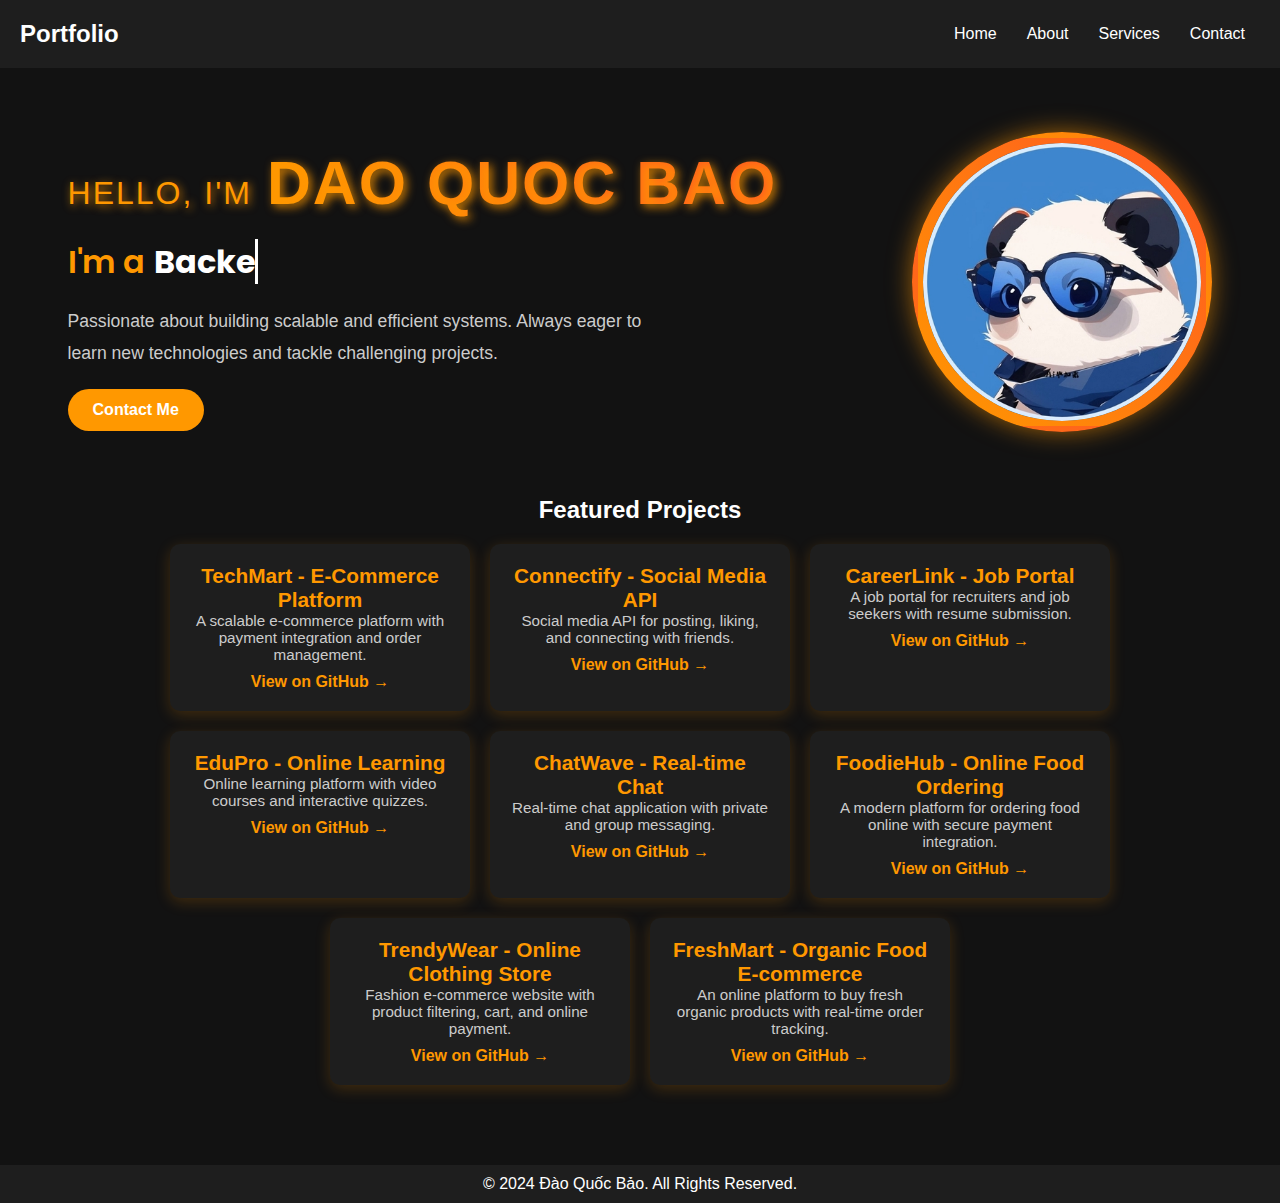
<file: index.html>
<!DOCTYPE html>
<html lang="en">
  <head>
    <meta charset="UTF-8" />
    <meta name="viewport" content="width=device-width, initial-scale=1.0" />
    <title>Portfolio của tôi - Home</title>
    <link rel="stylesheet" href="css/style.css" />
    <link rel="stylesheet" href="css/index.css" />
  </head>
  <body>
    <div id="header"></div>

    <main>
      <div class="home">
        <div class="body">
          <section class="section-1">
            <h1>
              <span class="intro-text">Hello, I'm</span>
              <strong class="name-highlight">Dao Quoc Bao</strong>
            </h1>
            <p class="fade-in">
              <span class="static-text">I'm a</span>
              <span class="typing-text"></span>
            </p>

            <p class="description">
              Passionate about building scalable and efficient systems. Always
              eager to learn new technologies and tackle challenging projects.
            </p>
            <button class="btn-contact">
              <a href="contact.html">Contact Me</a>
            </button>
          </section>

          <section class="section-2">
            <img
              src="./img/avatar_anh_gau_truc_cute_chibi_11_1bb79ef697.jpg"
              alt="avatar"
              class="avatar"
            />
          </section>

          <section id="projects" class="projects-section">
            <h2>Featured Projects</h2>
            <div class="projects-container">
              <div class="project-card">
                <h3>TechMart - E-Commerce Platform</h3>
                <p>
                  A scalable e-commerce platform with payment integration and
                  order management.
                </p>
                <a href="#">View on GitHub →</a>
              </div>
              <div class="project-card">
                <h3>Connectify - Social Media API</h3>
                <p>
                  Social media API for posting, liking, and connecting with
                  friends.
                </p>
                <a href="#">View on GitHub →</a>
              </div>
              <div class="project-card">
                <h3>CareerLink - Job Portal</h3>
                <p>
                  A job portal for recruiters and job seekers with resume
                  submission.
                </p>
                <a href="#">View on GitHub →</a>
              </div>
              <div class="project-card">
                <h3>EduPro - Online Learning</h3>
                <p>
                  Online learning platform with video courses and interactive
                  quizzes.
                </p>
                <a href="#">View on GitHub →</a>
              </div>
              <div class="project-card">
                <h3>ChatWave - Real-time Chat</h3>
                <p>
                  Real-time chat application with private and group messaging.
                </p>
                <a href="#">View on GitHub →</a>
              </div>

              <div class="project-card">
                <h3>FoodieHub - Online Food Ordering</h3>
                <p>
                  A modern platform for ordering food online with secure payment
                  integration.
                </p>
                <a href="#">View on GitHub →</a>
              </div>

              <div class="project-card">
                <h3>TrendyWear - Online Clothing Store</h3>
                <p>
                  Fashion e-commerce website with product filtering, cart, and
                  online payment.
                </p>
                <a href="#">View on GitHub →</a>
              </div>

              <div class="project-card">
                <h3>FreshMart - Organic Food E-commerce</h3>
                <p>
                  An online platform to buy fresh organic products with
                  real-time order tracking.
                </p>
                <a href="#">View on GitHub →</a>
              </div>
            </div>
          </section>
        </div>
      </div>
    </main>

    <div id="footer"></div>

    <script src="js/script.js"></script>
  </body>
</html>
</file>
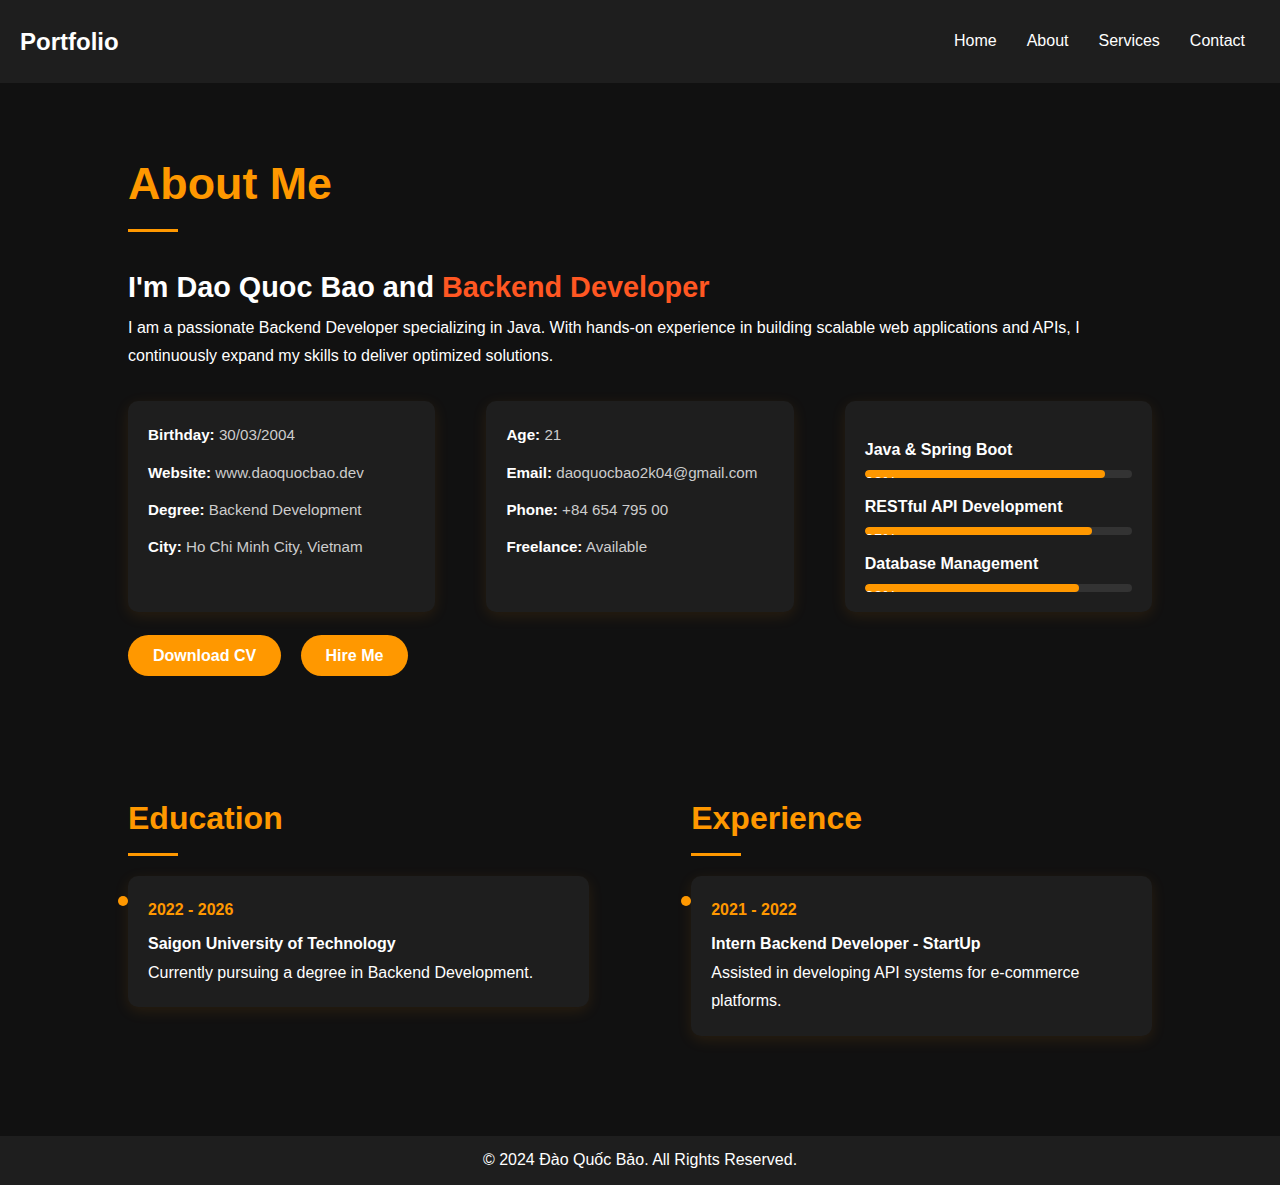
<file: about.html>
<!DOCTYPE html>
<html lang="en">
  <head>
    <meta charset="UTF-8" />
    <meta name="viewport" content="width=device-width, initial-scale=1.0" />
    <title>About Me | Dao Quoc Bao</title>
    <link rel="stylesheet" href="css/about.css" />
    <link rel="stylesheet" href="css/index.css" />
    <link rel="stylesheet" href="css/style.css" />
  </head>

  <body>
    <!-- Header -->
    <div id="header"></div>

    <!-- About Me Section -->
    <section id="about" class="about-section">
      <h2>About Me</h2>
      <h3>I'm Dao Quoc Bao and <span>Backend Developer</span></h3>
      <p>
        I am a passionate Backend Developer specializing in Java. With hands-on
        experience in building scalable web applications and APIs, I
        continuously expand my skills to deliver optimized solutions.
      </p>

      <!-- Personal Info & Skills -->
      <div class="info-container">
        <div class="info-box">
          <p><strong>Birthday:</strong> 30/03/2004</p>
          <p><strong>Website:</strong> www.daoquocbao.dev</p>
          <p><strong>Degree:</strong> Backend Development</p>
          <p><strong>City:</strong> Ho Chi Minh City, Vietnam</p>
        </div>

        <div class="info-box">
          <p><strong>Age:</strong> 21</p>
          <p><strong>Email:</strong> daoquocbao2k04@gmail.com</p>
          <p><strong>Phone:</strong> +84 654 795 00</p>
          <p><strong>Freelance:</strong> Available</p>
        </div>

        <div class="skills-box">
          <h4>Java & Spring Boot</h4>
          <div class="progress-bar">
            <div class="progress" style="width: 90%">90%</div>
          </div>

          <h4>RESTful API Development</h4>
          <div class="progress-bar">
            <div class="progress" style="width: 85%">85%</div>
          </div>

          <h4>Database Management</h4>
          <div class="progress-bar">
            <div class="progress" style="width: 80%">80%</div>
          </div>
        </div>
      </div>

      <!-- Action Buttons -->
      <div class="button-group">
        <a href="#" class="btn">Download CV</a>
        <a href="https://zalo.me/0865479500" target="_blank" class="btn"
          >Hire Me</a
        >
      </div>
    </section>

    <!-- Education & Experience Section -->
    <section id="timeline">
      <div class="timeline-box">
        <h2>Education</h2>
        <div class="timeline-item">
          <span>2022 - 2026</span>
          <h4>Saigon University of Technology</h4>
          <p>Currently pursuing a degree in Backend Development.</p>
        </div>
      </div>

      <div class="timeline-box">
        <h2>Experience</h2>
        <div class="timeline-item">
          <span>2021 - 2022</span>
          <h4>Intern Backend Developer - StartUp</h4>
          <p>Assisted in developing API systems for e-commerce platforms.</p>
        </div>
      </div>
    </section>

    <!-- Footer -->
    <div id="footer"></div>

    <script src="js/script.js"></script>
  </body>
</html>
</file>
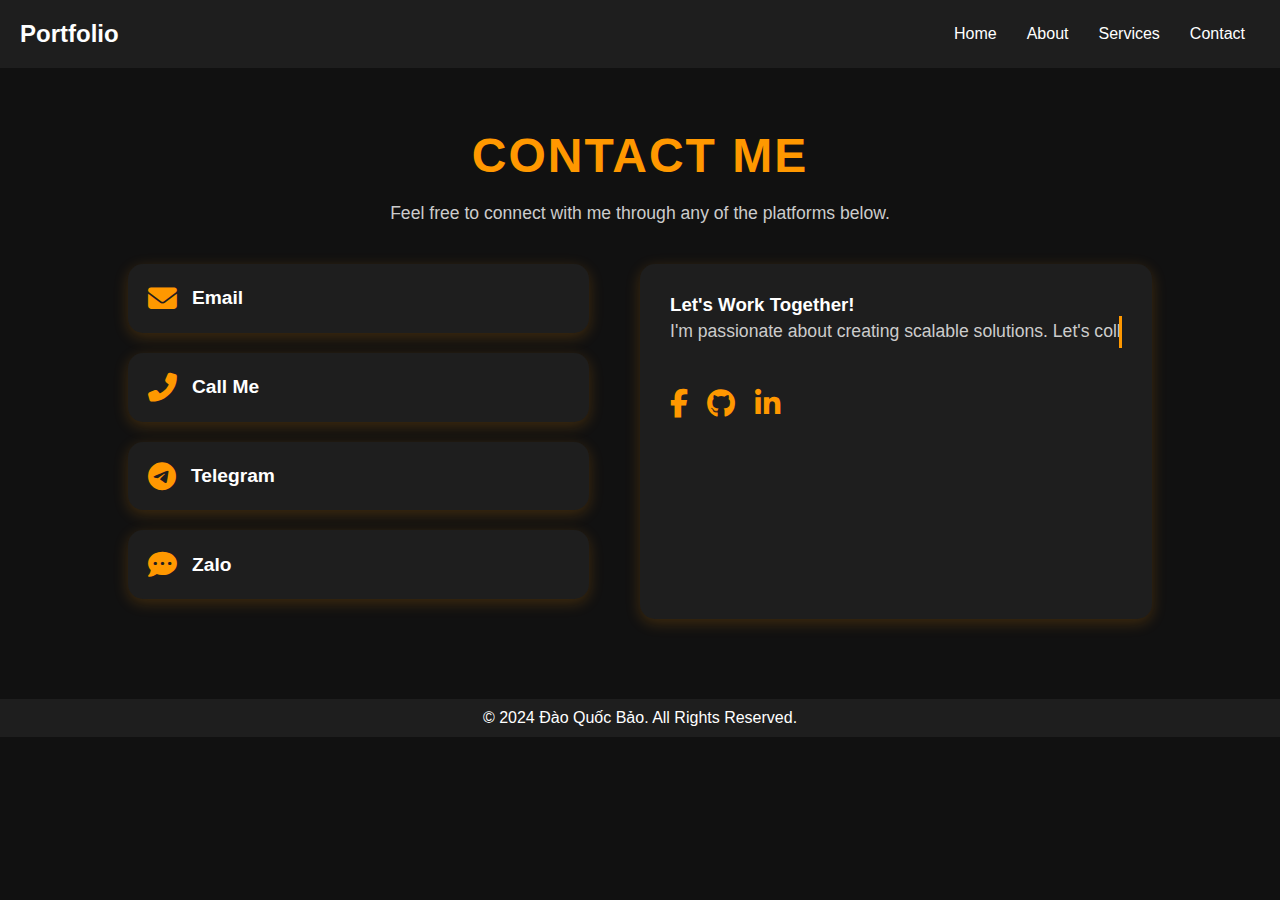
<file: contact.html>
<!DOCTYPE html>
<html lang="en">
  <head>
    <meta charset="UTF-8" />
    <meta name="viewport" content="width=device-width, initial-scale=1.0" />
    <title>Contact | Dao Quoc Bao</title>
    <link rel="stylesheet" href="css/contact.css" />
    <link
      rel="stylesheet"
      href="https://cdnjs.cloudflare.com/ajax/libs/font-awesome/6.4.0/css/all.min.css"
    />
    <link rel="stylesheet" href="css/index.css" />
    <link rel="stylesheet" href="css/style.css" />
  </head>

  <body>
    <!-- Header -->
    <div id="header"></div>

    <!-- Contact Section -->
    <section id="contact" class="contact-section">
      <h2>Contact Me</h2>
      <p>Feel free to connect with me through any of the platforms below.</p>

      <div class="contact-container">
        <!-- Contact Info -->
        <div class="contact-info">
          <div class="info-item">
            <i class="fas fa-envelope"></i>
            <div>
              <h4>
                <a href="mailto:daoquocbao2k04@gmail.com" target="_blank"
                  >Email</a
                >
              </h4>
            </div>
          </div>

          <div class="info-item">
            <i class="fas fa-phone-alt"></i>
            <div>
              <h4>
                <a href="tel:+8465479500" target="_blank">Call Me</a>
              </h4>
            </div>
          </div>

          <div class="info-item">
            <i class="fab fa-telegram-plane"></i>
            <div>
              <h4>Telegram</h4>
            </div>
          </div>

          <div class="info-item">
            <i class="fas fa-comment-dots"></i>
            <div>
              <h4>
                <a href="https://zalo.me/0865479500" target="_blank">Zalo</a>
              </h4>
            </div>
          </div>
        </div>

        <!-- Content Box with Typing Effect -->
        <div class="contact-message">
          <h3>Let's Work Together!</h3>
          <p class="typing">
            I'm passionate about creating scalable solutions. Let's collaborate
            and bring your ideas to life!
          </p>

          <div class="social-icons">
            <a href="https://www.facebook.com/DaoQuocBao.2004/" target="_blank"
              ><i class="fab fa-facebook-f"></i
            ></a>
            <a href="https://github.com/quocbao2004" target="_blank"
              ><i class="fab fa-github"></i
            ></a>
            <a href="https://linkedin.com" target="_blank"
              ><i class="fab fa-linkedin-in"></i
            ></a>
          </div>
        </div>
      </div>
    </section>

    <!-- Footer -->
    <div id="footer"></div>

    <script src="js/script.js"></script>
  </body>
</html>
</file>
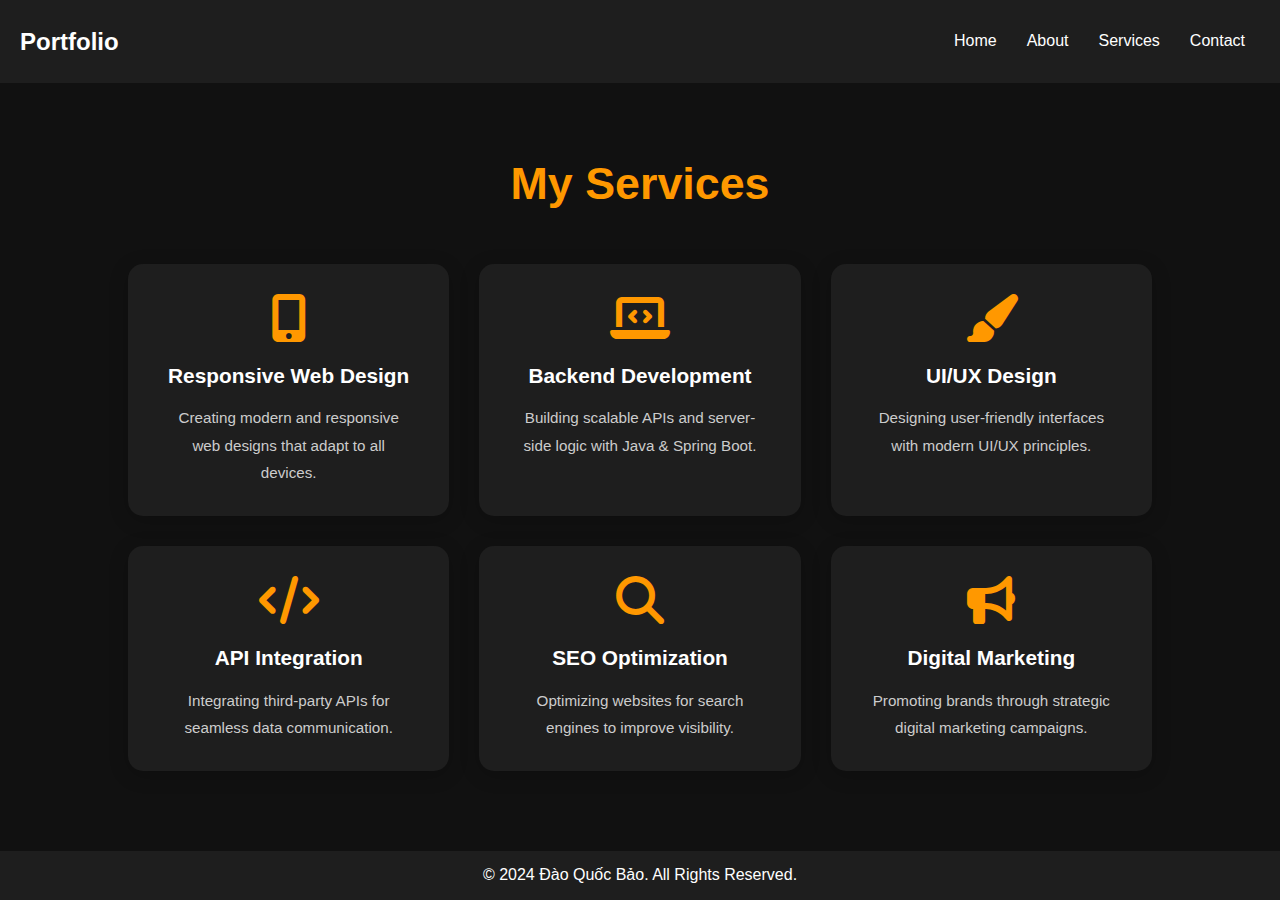
<file: services.html>
<!DOCTYPE html>
<html lang="en">
  <head>
    <meta charset="UTF-8" />
    <meta name="viewport" content="width=device-width, initial-scale=1.0" />
    <title>Services | Dao Quoc Bao</title>
    <link rel="stylesheet" href="css/services.css" />
    <link
      rel="stylesheet"
      href="https://cdnjs.cloudflare.com/ajax/libs/font-awesome/6.4.0/css/all.min.css"
    />
    <link rel="stylesheet" href="css/index.css" />
    <link rel="stylesheet" href="css/style.css" />
  </head>
  <body>
    <!-- Header -->
    <div id="header"></div>

    <!-- Services Section -->
    <section id="services" class="services-section">
      <h2>My Services</h2>
      <div class="services-container">
        <!-- Service 1 -->
        <div class="service-card">
          <i class="fas fa-mobile-alt service-icon"></i>
          <h3>Responsive Web Design</h3>
          <p>
            Creating modern and responsive web designs that adapt to all
            devices.
          </p>
        </div>

        <!-- Service 2 -->
        <div class="service-card">
          <i class="fas fa-laptop-code service-icon"></i>
          <h3>Backend Development</h3>
          <p>
            Building scalable APIs and server-side logic with Java & Spring
            Boot.
          </p>
        </div>

        <!-- Service 3 -->
        <div class="service-card">
          <i class="fas fa-paint-brush service-icon"></i>
          <h3>UI/UX Design</h3>
          <p>
            Designing user-friendly interfaces with modern UI/UX principles.
          </p>
        </div>

        <!-- Service 4 -->
        <div class="service-card">
          <i class="fas fa-code service-icon"></i>
          <h3>API Integration</h3>
          <p>Integrating third-party APIs for seamless data communication.</p>
        </div>

        <!-- Service 5 -->
        <div class="service-card">
          <i class="fas fa-search service-icon"></i>
          <h3>SEO Optimization</h3>
          <p>Optimizing websites for search engines to improve visibility.</p>
        </div>

        <!-- Service 6 -->
        <div class="service-card">
          <i class="fas fa-bullhorn service-icon"></i>
          <h3>Digital Marketing</h3>
          <p>Promoting brands through strategic digital marketing campaigns.</p>
        </div>
      </div>
    </section>

    <!-- Footer -->
    <div id="footer"></div>

    <script src="js/script.js"></script>
  </body>
</html>
</file>
<file: css/style.css>
* {
  margin: 0;
  padding: 0;
  box-sizing: border-box;
  font-family: Arial, sans-serif;
  --primary-color: orange;
  --background-color: #1e1e1e;
}

body {
  background-color: #111;
  color: white;
}

header {
  background-color: var(--background-color);
  padding: 20px;
  display: flex;
  justify-content: space-between;
  align-items: center;
}

header .logo {
  color: var(--primary-color);
  font-size: 24px;
  font-weight: bold;
}

header .logo:hover {
  color: aqua;
  cursor: pointer;
}

header nav ul {
  list-style-type: none;
  display: flex;
}

header nav ul li {
  margin: 0 15px;
}

header nav ul li a {
  color: white;
  text-decoration: none;
  transition: color 0.3s;
}

header nav ul li a:hover {
  color: var(--primary-color);
}

footer {
  background-color: var(--background-color);
  padding: 10px;
  text-align: center;
  color: white;
  margin-top: 20px;
}
</file>
<file: css/index.css>
/* Import font đẹp */
@import url("https://fonts.googleapis.com/css2?family=Poppins:wght@700&family=Roboto:wght@400;500&display=swap");

/* Nền tối hiện đại */
body {
  background-color: #121212;
  color: #ffffff;
  font-family: "Roboto", sans-serif;
  margin: 0;
  padding: 0;
}

a {
  color: #ffffff;
  text-decoration: none;
}
/* Bố cục cân đối */
.home .body {
  margin-top: 4rem;
  display: flex;
  justify-content: space-around;
  align-items: center;
  flex-wrap: wrap;
}

/* Tiêu đề chính */
.section-1 h1 {
  font-family: "Poppins", sans-serif;
  font-size: 3.8rem;
  color: #ffffff;
  margin-bottom: 10px;
  text-transform: uppercase;
  letter-spacing: 2px;
}

.section-1 .intro-text {
  font-size: 2rem;
  font-weight: 400;
  color: #ff9800;
  text-shadow: 2px 2px 8px rgba(255, 152, 0, 0.8);
}

.section-1 .name-highlight {
  color: #ffffff;
  text-shadow: 3px 3px 10px rgba(255, 152, 0, 0.8);
  background: linear-gradient(90deg, #ff9800, #ff5722);
  -webkit-background-clip: text;
  color: transparent;
}

/* Dòng giới thiệu nghề nghiệp */
.section-1 h2 .role {
  font-size: 2rem;
  font-weight: 600;
  color: #ff9800;
  margin-bottom: 20px;
}

/* Phần chữ "I'm a" */
.static-text {
  font-family: "Poppins", sans-serif;
  font-size: 2rem;
  font-weight: 600;
  color: #ff9800;
  margin-right: 5px;
  display: inline;
  vertical-align: middle; /* Giữ cùng hàng với typing text */
}

/* Phần hiệu ứng đánh chữ */
.typing-text {
  font-family: "Poppins", sans-serif;
  font-weight: 700;
  color: #ffffff;
  font-size: 2rem;
  border-right: 3px solid #ffffff;
  white-space: nowrap;
  overflow: hidden;
  display: inline;
  vertical-align: middle; /* Đưa về cùng hàng */
  animation: blink-caret 0.75s step-end infinite;
}

/* Hiệu ứng nhấp nháy con trỏ */
@keyframes blink-caret {
  0%,
  100% {
    border-color: transparent;
  }
  50% {
    border-color: #ffffff;
  }
}

/* Đoạn mô tả */
.section-1 .description {
  font-size: 1.1rem;
  line-height: 1.8;
  color: #cccccc;
  margin-top: 20px;
  max-width: 600px;
}

/* Nút liên hệ */
.btn-contact {
  margin-top: 20px;
  padding: 12px 25px;
  background-color: #ff9800;
  color: #121212;
  border: none;
  border-radius: 30px;
  font-weight: bold;
  cursor: pointer;
  transition: all 0.3s ease;
  font-size: 1rem;
}

.btn-contact:hover {
  background-color: #ffffff;
  color: #ff9800;
  box-shadow: 0 0 15px rgba(255, 152, 0, 0.6);
  transform: scale(1.05);
}

/* Avatar nổi bật */
.section-2 img {
  width: 300px;
  height: 300px;
  object-fit: cover;
  border-radius: 50%;
  border: 6px solid transparent;
  background-image: linear-gradient(45deg, #ff9800, #ff5722);
  padding: 5px;
  box-shadow: 0 0 25px rgba(255, 152, 0, 0.6);
  transition: transform 0.3s ease, box-shadow 0.3s ease;
}

.section-2 img:hover {
  transform: scale(1.1);
  box-shadow: 0 0 40px rgba(255, 152, 0, 0.9);
}

.projects-section {
  padding: 60px 20px;
  text-align: center;
}

.projects-section h2 {
  margin-bottom: 20px;
}

.projects-container {
  display: flex;
  justify-content: center;
  gap: 20px;
  flex-wrap: wrap;
}

.project-card {
  background-color: #1e1e1e;
  padding: 20px;
  width: 300px;
  border-radius: 10px;
  box-shadow: 0 4px 15px rgba(255, 152, 0, 0.2);
  transition: transform 0.3s ease, box-shadow 0.3s ease;
}

.project-card:hover {
  transform: translateY(-10px);
  box-shadow: 0 8px 20px rgba(255, 152, 0, 0.4);
}

.project-card h3 {
  color: #ff9800;
  font-size: 1.3rem;
}

.project-card p {
  color: #cccccc;
  font-size: 0.95rem;
  margin-bottom: 10px;
}

.project-card a {
  color: #ff9800;
  text-decoration: none;
  font-weight: bold;
}

.project-card a:hover {
  text-decoration: underline;
}
</file>
<file: css/about.css>
/* Reset CSS */
* {
  margin: 0;
  padding: 0;
  box-sizing: border-box;
  font-family: "Poppins", sans-serif;
}

body {
  background-color: #0d0d0d;
  color: #ffffff;
  line-height: 1.8;
}

/* About Section */
.about-section {
  padding: 60px 10%;
}

.about-section h2 {
  font-size: 2.8rem;
  color: #ff9800;
  margin-bottom: 10px;
  position: relative;
  display: inline-block;
}

.about-section h2::after {
  content: "";
  display: block;
  width: 50px;
  height: 3px;
  background-color: #ff9800;
  margin-top: 5px;
}

.about-section h3 {
  font-size: 1.8rem;
  margin-top: 20px;
}

.about-section h3 span {
  color: #ff5722;
}

/* Info Section */
.info-container {
  display: flex;
  justify-content: space-between;
  gap: 20px;
  margin-top: 30px;
}

.info-box,
.skills-box {
  background-color: #1e1e1e;
  padding: 20px;
  border-radius: 10px;
  width: 30%;
  box-shadow: 0 4px 15px rgba(255, 152, 0, 0.1);
}

.info-box p {
  margin-bottom: 10px;
  color: #ccc;
  font-size: 0.95rem;
}

.info-box p strong {
  color: #ffffff;
}

/* Skills Progress Bars */
.skills-box h4 {
  margin-top: 15px;
  margin-bottom: 5px;
  font-size: 1rem;
  color: #ffffff;
}

.progress-bar {
  background-color: #333;
  border-radius: 20px;
  overflow: hidden;
  height: 8px;
}

.progress {
  height: 100%;
  background-color: #ff9800;
  width: 0;
  border-radius: 20px;
  transition: width 1s ease-in-out;
}

/* Button Group */
.button-group {
  margin-top: 30px;
}

.btn {
  background-color: #ff9800;
  padding: 12px 25px;
  color: #ffffff;
  text-decoration: none;
  border-radius: 30px;
  font-weight: bold;
  margin-right: 15px;
  transition: all 0.3s ease;
}

.btn:hover {
  background-color: #ffffff;
  color: #ff9800;
  transform: scale(1.05);
}

/* Timeline Section */
#timeline {
  display: flex;
  justify-content: space-between;
  gap: 40px;
  padding: 60px 10%;
}

.timeline-box {
  width: 45%;
}

.timeline-box h2 {
  font-size: 2rem;
  color: #ff9800;
  margin-bottom: 20px;
  position: relative;
}

.timeline-box h2::after {
  content: "";
  display: block;
  width: 50px;
  height: 3px;
  background-color: #ff9800;
  margin-top: 5px;
}

.timeline-item {
  background-color: #1e1e1e;
  padding: 20px;
  border-radius: 10px;
  margin-bottom: 20px;
  box-shadow: 0 4px 15px rgba(255, 152, 0, 0.1);
  position: relative;
}

.timeline-item::before {
  content: "";
  position: absolute;
  left: -10px;
  top: 20px;
  width: 10px;
  height: 10px;
  background-color: #ff9800;
  border-radius: 50%;
}

.timeline-item span {
  font-weight: bold;
  color: #ff9800;
  display: block;
  margin-bottom: 5px;
}

/* Responsive Design */
@media (max-width: 992px) {
  .info-container,
  #timeline {
    flex-direction: column;
    align-items: center;
  }

  .info-box,
  .skills-box,
  .timeline-box {
    width: 100%;
  }
}
</file>
<file: css/contact.css>
/* Reset */
* {
  margin: 0;
  padding: 0;
  box-sizing: border-box;
  font-family: "Poppins", sans-serif;
}

body {
  background-color: #0d0d0d;
  color: #ffffff;
}

/* Contact Section */
.contact-section {
  padding: 60px 10%;
  text-align: center;
}

.contact-section h2 {
  font-size: 3rem;
  color: #ff9800;
  margin-bottom: 20px;
  text-transform: uppercase;
  letter-spacing: 2px;
}

.contact-section p {
  font-size: 1.1rem;
  color: #cccccc;
  margin-bottom: 40px;
}

/* Contact Container */
.contact-container {
  display: flex;
  justify-content: space-between;
  gap: 40px;
  flex-wrap: wrap;
}

/* Contact Info */
.contact-info {
  width: 45%;
  text-align: left;
}

.info-item {
  background-color: #1e1e1e;
  padding: 20px;
  border-radius: 15px;
  margin-bottom: 20px;
  box-shadow: 0 4px 15px rgba(255, 152, 0, 0.2);
  display: flex;
  align-items: center;
  gap: 15px;
  transition: transform 0.3s ease, box-shadow 0.3s ease;
}

.info-item:hover {
  transform: translateY(-5px);
  box-shadow: 0 8px 25px rgba(255, 152, 0, 0.4);
}

.info-item i {
  font-size: 1.8rem;
  color: #ff9800;
}

.info-item h4 {
  font-size: 1.2rem;
  color: #ffffff;
}

.info-item p a {
  text-decoration: none;
  color: #ff9800;
}

.info-item p a:hover {
  color: #ffffff;
}

/* Content Box with Typing Effect */
.contact-message {
  width: 50%;
  background-color: #1e1e1e;
  padding: 30px;
  border-radius: 15px;
  box-shadow: 0 4px 15px rgba(255, 152, 0, 0.2);
  text-align: left;
  position: relative;
  overflow: hidden;
  min-height: 250px;
}

.typing {
  font-size: 1.3rem;
  color: #ffffff;
  line-height: 1.8;
  white-space: nowrap;
  overflow: hidden;
  border-right: 3px solid #ff9800;
  animation: typing 4s steps(40, end), blink-caret 0.75s step-end infinite;
}

@keyframes typing {
  from {
    width: 0;
  }
  to {
    width: 100%;
  }
}

@keyframes blink-caret {
  0%,
  100% {
    border-color: transparent;
  }
  50% {
    border-color: #ff9800;
  }
}

/* Social Icons */
.social-icons a {
  display: inline-block;
  margin-right: 15px;
  font-size: 1.8rem;
  color: #ff9800;
  transition: transform 0.3s ease;
}

.social-icons a:hover {
  transform: scale(1.2);
  color: #ffffff;
}

/* Responsive Design */
@media (max-width: 992px) {
  .contact-container {
    flex-direction: column;
    align-items: center;
  }

  .contact-info,
  .contact-message {
    width: 100%;
  }
}
</file>
<file: css/services.css>
/* Reset CSS */
* {
  margin: 0;
  padding: 0;
  box-sizing: border-box;
  font-family: "Poppins", sans-serif;
}

body {
  background-color: #0d0d0d;
  color: #ffffff;
  line-height: 1.8;
}

/* Services Section */
.services-section {
  padding: 60px 10%;
  text-align: center;
}

.services-section h2 {
  font-size: 2.8rem;
  color: #ff9800;
  margin-bottom: 40px;
  position: relative;
}

.services-container {
  display: grid;
  grid-template-columns: repeat(auto-fit, minmax(260px, 1fr));
  gap: 30px;
}

/* Service Card */
.service-card {
  background-color: #1e1e1e;
  padding: 30px;
  border-radius: 15px;
  box-shadow: 0 4px 20px rgba(0, 0, 0, 0.2);
  transition: all 0.4s ease;
  position: relative;
  overflow: hidden;
  cursor: pointer;
}

.service-card::before {
  content: "";
  position: absolute;
  width: 100%;
  height: 100%;
  background: linear-gradient(135deg, #ff9800, #ff5722);
  top: -100%;
  left: 0;
  transition: 0.5s;
  opacity: 0.3;
}

.service-card:hover::before {
  top: 0;
}

.service-card:hover {
  transform: translateY(-10px) scale(1.03);
  box-shadow: 0 10px 40px rgba(255, 152, 0, 0.5);
}

.service-icon {
  font-size: 3rem;
  color: #ff9800;
  margin-bottom: 15px;
  transition: transform 0.3s ease;
}

.service-card:hover .service-icon {
  transform: rotate(10deg) scale(1.2);
}

.service-card h3 {
  font-size: 1.3rem;
  color: #ffffff;
  margin-bottom: 10px;
}

.service-card p {
  font-size: 0.95rem;
  color: #cccccc;
  padding: 0 10px;
}

/* Responsive Design */
@media (max-width: 768px) {
  .services-container {
    grid-template-columns: 1fr;
  }
}
</file>
